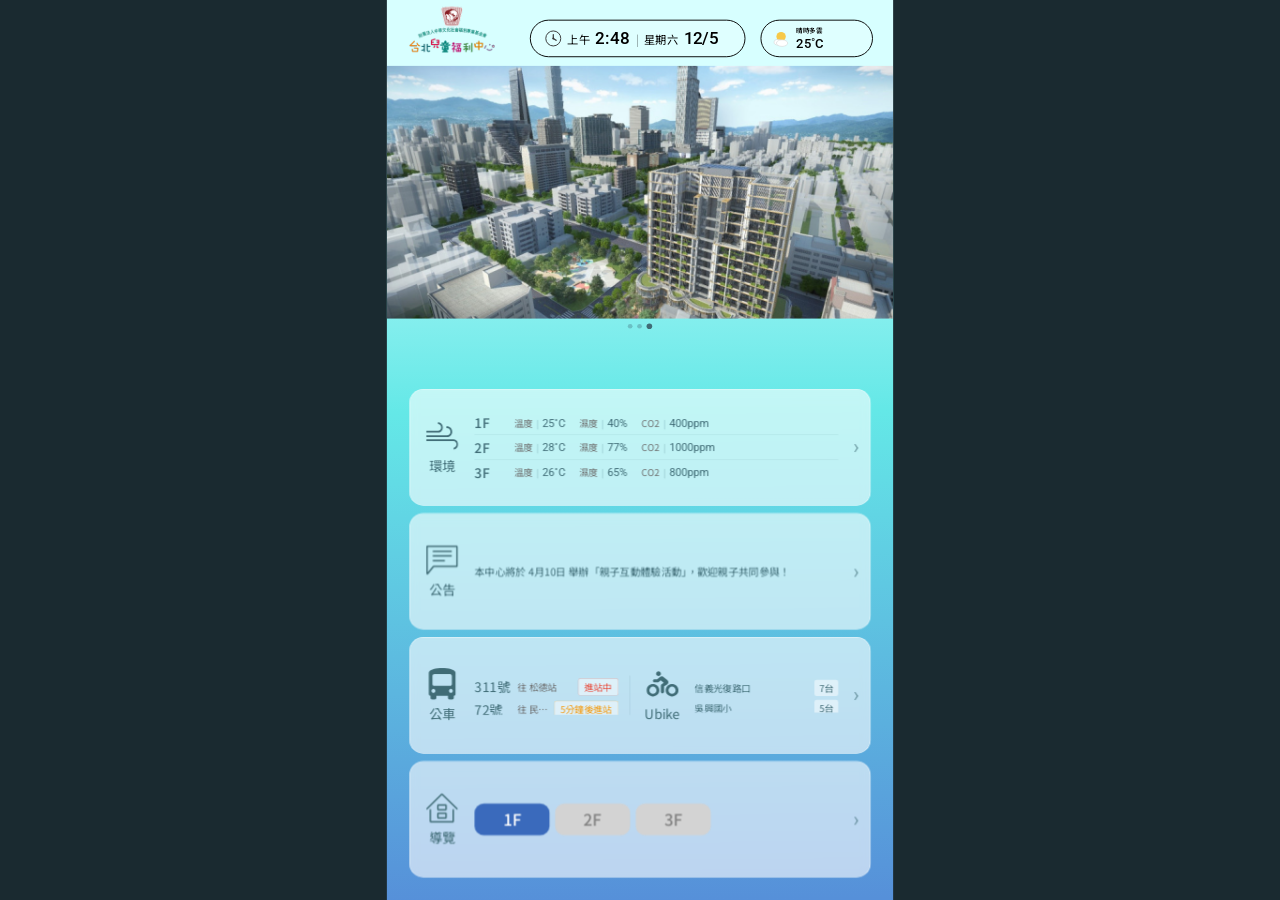
<file: index.html>
<!DOCTYPE html>
<html lang="zh-TW">

<head>
  <meta charset="UTF-8" />
  <meta name="viewport" content="width=1080" />
  <title>台北兒童福利中心 - 資訊看板</title>
  <link rel="stylesheet" href="style.css" />
  <!-- Google Fonts 需要網路；離線時此行可移除，fallback 為系統字體 -->
  <link rel="preconnect" href="https://fonts.googleapis.com" />
  <link
    href="https://fonts.googleapis.com/css2?family=Noto+Sans+TC:wght@400;500;700&family=Roboto:wght@400;500;700&display=swap"
    rel="stylesheet" />
</head>

<body>

  <!-- ══════════════════════════════════════════════════════════ -->
  <!--  主容器 (設計稿尺寸 1080 × 1920，以 scale 適配螢幕)         -->
  <!-- ══════════════════════════════════════════════════════════ -->
  <div id="app-root">

    <!-- ▌HEADER ──────────────────────────────────────────────── -->
    <header class="header">

      <!-- Logo (點擊跳轉至 1F 樓層平面圖) -->
      <a class="logo-wrap" href="index.html">
        <img src="images/logo.png" alt="台北兒童福利中心">
      </a>

      <!-- 時鐘 -->
      <div class="clock-pill">
        <span class="clock-icon">
          <!-- 時鐘 SVG icon -->
          <svg width="36" height="36" viewBox="0 0 36 36" fill="none" xmlns="http://www.w3.org/2000/svg">
            <circle cx="18" cy="18" r="16" stroke="#333" stroke-width="2" />
            <line x1="18" y1="10" x2="18" y2="18" stroke="#333" stroke-width="2.5" stroke-linecap="round" />
            <line x1="18" y1="18" x2="24" y2="22" stroke="#333" stroke-width="2.5" stroke-linecap="round" />
            <circle cx="18" cy="18" r="2" fill="#333" />
          </svg>
        </span>
        <span id="clock-ampm" class="clock-ampm">上午</span>
        <span id="clock-time" class="clock-time">10:00</span>
        <span class="clock-sep">|</span>
        <span id="clock-weekday" class="clock-weekday">星期四</span>
        <span id="clock-date" class="clock-date">12/8</span>
      </div>

      <!-- 天氣 -->
      <div class="weather-pill">
        <!-- 天氣圖示 (SVG inline) -->
        <span class="weather-icon">
          <svg width="44" height="44" viewBox="0 0 44 44" fill="none" xmlns="http://www.w3.org/2000/svg">
            <circle cx="22" cy="18" r="10" fill="#f7c948" />
            <ellipse cx="16" cy="30" rx="9" ry="6" fill="white" stroke="#ccc" stroke-width="1" />
            <ellipse cx="24" cy="32" rx="12" ry="7" fill="white" stroke="#ccc" stroke-width="1" />
          </svg>
        </span>
        <div class="weather-info">
          <span id="weather-condition" class="weather-condition">晴時多雲</span>
          <span id="weather-temp" class="weather-temp">25˚C</span>
        </div>
      </div>

    </header>

    <!-- ▌HERO 建築圖 ──────────────────────────────────────────── -->
    <section class="hero-section">
      <div class="hero-image-wrap">
        <div class="hero-city-art">
          <img src="images/carousel_1.png" alt="">
        </div>
      </div>
      <!-- 輪播指示點 -->
      <div class="carousel-dots">
        <span class="dot active"></span>
        <span class="dot"></span>
        <span class="dot"></span>
      </div>
    </section>

    <!-- ▌INFO CARDS 區域 ─────────────────────────────────────── -->
    <main class="cards-area">

      <!-- ── 環境監測卡 ──────────────────────────────── -->
      <article class="card env-card">
        <div class="card-icon-col">
          <div class="card-icon">
            <!-- 環境 icon (SVG) -->
            <!-- <svg width="56" height="56" viewBox="0 0 56 56" fill="none" xmlns="http://www.w3.org/2000/svg">
            <path d="M28 8 C18 8 10 16 10 26 C10 34 14 40 20 44 L28 48 L36 44 C42 40 46 34 46 26 C46 16 38 8 28 8Z" fill="#b0d4c8" stroke="#406c76" stroke-width="2"/>
            <path d="M28 16 C22 16 18 20 18 26 C18 30 20 33 23 35 L28 38 L33 35 C36 33 38 30 38 26 C38 20 34 16 28 16Z" fill="#406c76" opacity=".7"/>
            <line x1="28" y1="26" x2="28" y2="16" stroke="white" stroke-width="2" stroke-linecap="round"/>
            <line x1="28" y1="26" x2="34" y2="30" stroke="white" stroke-width="2" stroke-linecap="round"/>
          </svg> -->
            <svg xmlns="http://www.w3.org/2000/svg" width="87" height="74" viewBox="0 0 87 74" fill="none">
              <path
                d="M74.8861 46.1222C81.625 46.4398 87 52.5585 87 60.0617C87 67.5648 81.625 73.6823 74.8861 74V69.1394C79.1909 68.8271 82.5949 64.8837 82.5949 60.0617C82.5949 55.2397 79.1909 51.2962 74.8861 50.9839V50.9614H0V46.108H74.8861V46.1222ZM56.7152 10.9274C64.575 10.9275 70.9464 17.4466 70.9467 25.4878C70.9467 33.5293 64.5751 40.0482 56.7152 40.0482C56.5308 40.0482 56.3473 40.0425 56.1646 40.0352V40.0411H0V35.1877H55.0633V35.1509C55.5795 35.1779 56.1294 35.1943 56.7152 35.1948C61.9551 35.1947 66.2029 30.8488 66.2029 25.4878C66.2026 20.1271 61.955 15.7809 56.7152 15.7809C56.1517 15.7809 55.5998 15.8338 55.0633 15.9302V11.0258C55.6052 10.9617 56.1565 10.9274 56.7152 10.9274ZM32.4873 0C39.4818 0 45.1519 6.2473 45.1519 13.9537C45.1519 21.4568 39.7769 27.5744 33.038 27.892V27.9074H0V23.054H31.9367V23.0315C32.1188 23.0447 32.3023 23.054 32.4873 23.054C37.0489 23.054 40.7468 18.9797 40.7468 13.9537C40.7468 8.92779 37.0489 4.85347 32.4873 4.85347C32.3023 4.85347 32.1188 4.86278 31.9367 4.87598V0.0142191C32.1193 0.00561243 32.3028 0 32.4873 0Z"
                fill="#406C76" />
            </svg>
          </div>
          <p class="card-label">環境</p>
        </div>
        <div class="card-content env-content">
          <!-- 動態產生 by JS -->
        </div>
        <div class="card-arrow">›</div>
      </article>

      <!-- ── 公告卡 ───────────────────────────────────── -->
      <article class="card notice-card">
        <div class="card-icon-col">
          <div class="card-icon">
            <!-- <svg width="56" height="56" viewBox="0 0 56 56" fill="none" xmlns="http://www.w3.org/2000/svg">
              <rect x="10" y="10" width="36" height="36" rx="4" fill="#b0d4c8" stroke="#406c76" stroke-width="2" />
              <line x1="18" y1="22" x2="38" y2="22" stroke="#406c76" stroke-width="2.5" stroke-linecap="round" />
              <line x1="18" y1="29" x2="38" y2="29" stroke="#406c76" stroke-width="2.5" stroke-linecap="round" />
              <line x1="18" y1="36" x2="30" y2="36" stroke="#406c76" stroke-width="2.5" stroke-linecap="round" />
            </svg> -->
            <svg xmlns="http://www.w3.org/2000/svg" width="84" height="77" viewBox="0 0 84 77" fill="none">
              <line x1="17.2305" y1="15.3691" x2="67.3228" y2="15.3691" stroke="#406C76" stroke-width="4" />
              <line x1="17.2305" y1="26.7534" x2="67.3228" y2="26.7534" stroke="#406C76" stroke-width="4" />
              <line x1="17.2305" y1="39.2778" x2="49.1074" y2="39.2778" stroke="#406C76" stroke-width="4" />
              <path
                d="M2 3V73.1789C2 74.1209 3.18349 74.5404 3.77676 73.8087L18.7768 55.3087C18.9666 55.0745 19.252 54.9385 19.5535 54.9385H80.1231C80.6754 54.9385 81.1231 54.4907 81.1231 53.9385V3C81.1231 2.44772 80.6754 2 80.1231 2H3C2.44772 2 2 2.44771 2 3Z"
                stroke="#406C76" stroke-width="4" stroke-linecap="round" />
            </svg>
          </div>
          <p class="card-label">公告</p>
        </div>
        <div class="card-content notice-content">
          <!-- 動態產生 by JS -->
        </div>
        <div class="card-arrow">›</div>
      </article>

      <!-- ── 交通資訊卡 ─────────────────────────────────── -->
      <article class="card transit-card">

        <!-- 公車 -->
        <div class="card-icon-col">
          <div class="card-icon">
            <svg xmlns="http://www.w3.org/2000/svg" width="63" height="74" viewBox="0 0 63 74" fill="none">
              <g clip-path="url(#clip0_161_56)">
                <path
                  d="M31.5 0C49.05 0 63 5.0875 63 11.5625V13.875V60.125C63 62.6832 60.9891 64.75 58.5 64.75V69.375C58.5 71.9332 56.4891 74 54 74H49.5C47.0109 74 45 71.9332 45 69.375V64.75H18V69.375C18 71.9332 15.9891 74 13.5 74H9C6.51094 74 4.5 71.9332 4.5 69.375V64.75C2.01094 64.75 0 62.6832 0 60.125V13.875V11.5625C0 5.0875 13.95 0 31.5 0ZM9 18.5V37C9 39.5582 11.0109 41.625 13.5 41.625H49.5C51.9891 41.625 54 39.5582 54 37V18.5C54 15.9418 51.9891 13.875 49.5 13.875H13.5C11.0109 13.875 9 15.9418 9 18.5ZM11.25 57.8125C12.4435 57.8125 13.5881 57.3252 14.432 56.4579C15.2759 55.5905 15.75 54.4141 15.75 53.1875C15.75 51.9609 15.2759 50.7845 14.432 49.9171C13.5881 49.0498 12.4435 48.5625 11.25 48.5625C10.0565 48.5625 8.91193 49.0498 8.06802 49.9171C7.22411 50.7845 6.75 51.9609 6.75 53.1875C6.75 54.4141 7.22411 55.5905 8.06802 56.4579C8.91193 57.3252 10.0565 57.8125 11.25 57.8125ZM51.75 57.8125C52.9435 57.8125 54.0881 57.3252 54.932 56.4579C55.7759 55.5905 56.25 54.4141 56.25 53.1875C56.25 51.9609 55.7759 50.7845 54.932 49.9171C54.0881 49.0498 52.9435 48.5625 51.75 48.5625C50.5565 48.5625 49.4119 49.0498 48.568 49.9171C47.7241 50.7845 47.25 51.9609 47.25 53.1875C47.25 54.4141 47.7241 55.5905 48.568 56.4579C49.4119 57.3252 50.5565 57.8125 51.75 57.8125Z"
                  fill="#406C76" />
              </g>
              <defs>
                <clipPath id="clip0_161_56">
                  <rect width="63" height="74" fill="white" />
                </clipPath>
              </defs>
            </svg>
          </div>
          <p class="card-label">公車</p>
        </div>
        <div class="card-content transit-content">
          <div class="transit-roller-wrap" id="bus-roller-wrap">
            <div id="bus-roller"><!-- 動態產生 by JS --></div>
          </div>
        </div>

        <!-- Ubike -->
        <div class="transit-ubike-col">
          <div class="card-icon">
            <svg xmlns="http://www.w3.org/2000/svg" width="94" height="74" viewBox="0 0 94 74" fill="none">
              <path d="M35.25 13.875C33.3802 13.875 31.587 13.1441 30.2649 11.8431C28.9428 10.542 28.2 8.77744 28.2 6.9375C28.2 5.09756 28.9428 3.33298 30.2649 2.03195C31.587 0.730913 33.3802 0 35.25 0C37.1198 0 38.913 0.730913 40.2351 2.03195C41.5572 3.33298 42.3 5.09756 42.3 6.9375C42.3 8.77744 41.5572 10.542 40.2351 11.8431C38.913 13.1441 37.1198 13.875 35.25 13.875ZM31.255 23.125L40.3319 16.0719C42.8728 14.1062 46.4566 14.0773 49.0122 16.0285L61.2175 25.3074C65.7266 28.7473 65.4034 35.5402 60.5859 38.5465L51.7 44.0965V60.125C51.7 62.6832 49.5997 64.75 47 64.75C44.4003 64.75 42.3 62.6832 42.3 60.125V41.625C42.3 40.0785 43.0784 38.6332 44.3856 37.7805L50.6719 33.6613L41.8153 26.6516L35.8375 31.3633C35.0003 32.0137 33.9722 32.375 32.9 32.375H23.5C20.9003 32.375 18.8 30.3082 18.8 27.75C18.8 25.1918 20.9003 23.125 23.5 23.125H31.255ZM85.775 55.5C85.775 52.7401 84.6609 50.0932 82.6777 48.1417C80.6945 46.1901 78.0047 45.0938 75.2 45.0938C72.3953 45.0938 69.7055 46.1901 67.7223 48.1417C65.7392 50.0932 64.625 52.7401 64.625 55.5C64.625 58.2599 65.7392 60.9068 67.7223 62.8583C69.7055 64.8099 72.3953 65.9062 75.2 65.9062C78.0047 65.9062 80.6945 64.8099 82.6777 62.8583C84.6609 60.9068 85.775 58.2599 85.775 55.5ZM56.4 55.5C56.4 50.5935 58.3807 45.8879 61.9064 42.4185C65.4321 38.9491 70.2139 37 75.2 37C80.1861 37 84.9679 38.9491 88.4936 42.4185C92.0193 45.8879 94 50.5935 94 55.5C94 60.4065 92.0193 65.1121 88.4936 68.5815C84.9679 72.0509 80.1861 74 75.2 74C70.2139 74 65.4321 72.0509 61.9064 68.5815C58.3807 65.1121 56.4 60.4065 56.4 55.5ZM29.375 55.5C29.375 52.7401 28.2608 50.0932 26.2776 48.1417C24.2944 46.1901 21.6047 45.0938 18.8 45.0938C15.9953 45.0938 13.3055 46.1901 11.3223 48.1417C9.33915 50.0932 8.225 52.7401 8.225 55.5C8.225 58.2599 9.33915 60.9068 11.3223 62.8583C13.3055 64.8099 15.9953 65.9062 18.8 65.9062C21.6047 65.9062 24.2944 64.8099 26.2776 62.8583C28.2608 60.9068 29.375 58.2599 29.375 55.5ZM0 55.5C0 50.5935 1.98072 45.8879 5.5064 42.4185C9.03208 38.9491 13.8139 37 18.8 37C23.7861 37 28.5679 38.9491 32.0936 42.4185C35.6193 45.8879 37.6 50.5935 37.6 55.5C37.6 60.4065 35.6193 65.1121 32.0936 68.5815C28.5679 72.0509 23.7861 74 18.8 74C13.8139 74 9.03208 72.0509 5.5064 68.5815C1.98072 65.1121 0 60.4065 0 55.5Z" fill="#406C76"/>
            </svg>
          </div>
          <p class="card-label">Ubike</p>
        </div>
        <div class="transit-roller-wrap" id="ubike-roller-wrap">
          <div id="ubike-roller"><!-- 動態產生 by JS --></div>
        </div>

        <div class="card-arrow">›</div>
      </article>

      <!-- ── 園區導覽卡 ─────────────────────────────────── -->
      <article class="card guide-card">
        <div class="card-icon-col">
          <div class="card-icon">
            <!-- <svg width="56" height="56" viewBox="0 0 56 56" fill="none" xmlns="http://www.w3.org/2000/svg">
              <rect x="14" y="8" width="28" height="36" rx="4" fill="#b0d4c8" stroke="#406c76" stroke-width="2" />
              <rect x="22" y="32" width="12" height="12" rx="2" fill="#406c76" opacity=".6" />
              <line x1="14" y1="22" x2="42" y2="22" stroke="#406c76" stroke-width="2" />
              <rect x="8" y="20" width="6" height="24" rx="2" fill="#406c76" opacity=".35" />
              <rect x="42" y="20" width="6" height="24" rx="2" fill="#406c76" opacity=".35" />
            </svg> -->
            <svg xmlns="http://www.w3.org/2000/svg" width="85" height="78" viewBox="0 0 85 78" fill="none">
              <path d="M2 40.8432L41.106 2.28795C41.4934 1.906 42.1151 1.90382 42.5052 2.28306L82.1671 40.8432"
                stroke="#406C76" stroke-width="4" stroke-linecap="round" />
              <path
                d="M10.9697 41.9639V73.6004C10.9697 74.705 11.8652 75.6004 12.9697 75.6004H70.0761C71.1806 75.6004 72.0761 74.705 72.0761 73.6004V41.9639"
                stroke="#406C76" stroke-width="4" />
              <rect x="31.0762" y="30.6763" width="21.8069" height="12.7207" rx="1" stroke="#406C76" stroke-width="4" />
              <rect x="31.0762" y="52.4834" width="21.8069" height="12.7207" rx="1" stroke="#406C76" stroke-width="4" />
            </svg>
          </div>
          <p class="card-label">導覽</p>
        </div>
        <div class="card-content guide-content">
          <div class="floor-tabs" id="floor-tabs">
            <!-- 動態產生 by JS -->
          </div>
          <div class="floor-detail" id="floor-detail">
            <!-- 動態產生 by JS -->
          </div>
        </div>
        <div class="card-arrow">›</div>
      </article>

    </main>
  </div><!-- /#app-root -->

  <script src="mock.js"></script>
  <script src="tdx.js"></script>
  <script src="app.js"></script>
</body>

</html>
</file>
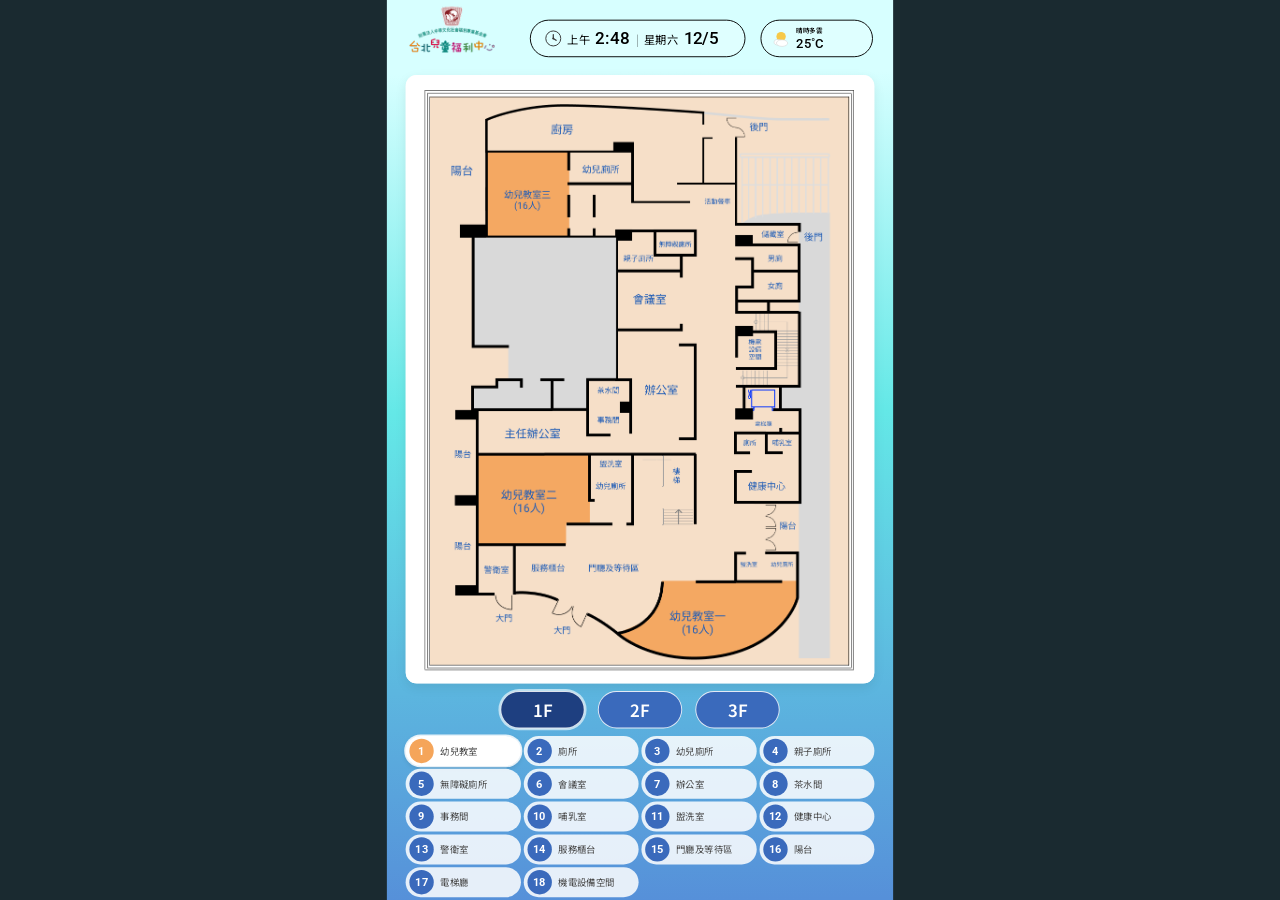
<file: floor_plan.html>
<!DOCTYPE html>
<html lang="zh-TW">
<head>
  <meta charset="UTF-8" />
  <meta name="viewport" content="width=1080" />
  <title>台北兒童福利中心 - 1F 平面圖</title>
  <link rel="stylesheet" href="style.css" />
  <link rel="preconnect" href="https://fonts.googleapis.com" />
  <link href="https://fonts.googleapis.com/css2?family=Noto+Sans+TC:wght@400;500;700&family=Roboto:wght@400;500;700&display=swap" rel="stylesheet" />
  <style>
    /* floor_plan 專屬樣式（設計稿尺寸基準：1080 × 1920） */
    .floor-plan-main {
      position: absolute;
      top: 160px;
      left: 40px;
      right: 40px;
      bottom: 40px;
    }

    /* ── 1F 平面圖卡片 ── */
    .floor-card {
      width: 100%;
      background: #fff;
      border-radius: 24px;
      overflow: hidden;
      margin-bottom: 16px;
      box-shadow: 0 8px 24px rgba(0,0,0,0.08);
    }
    .floor-card img.floor-img {
      width: 100%;
      display: block;
    }
    .fallback-map {
      padding: 80px 40px;
      text-align: center;
      color: #215db6;
      font-size: 32px;
    }
    .fallback-map .hint {
      margin-top: 16px;
      font-size: 20px;
      color: #888;
    }

    /* ── 樓層切換按鈕 ── */
    .floor-buttons {
      display: flex;
      gap: 28px;
      justify-content: center;
      margin-bottom: 16px;
    }
    .floor-btn-link {
      background: var(--c-blue-btn);
      border: 2px solid rgba(255,255,255,0.85);
      border-radius: 40px;
      color: #fff;
      font-size: 36px;
      font-weight: 600;
      width: 180px;
      height: 80px;
      cursor: pointer;
      text-decoration: none;
      display: flex;
      align-items: center;
      justify-content: center;
      transition: background 0.2s, transform 0.1s;
    }
    .floor-btn-link:hover { background: #2a54a0; transform: scale(1.04); }
    .floor-btn-link.active {
      background: #1e3f80;
      box-shadow: 0 0 0 4px rgba(255,255,255,0.6);
    }

    /* ── 圖例 ── */
    .legend-grid {
      display: grid;
      grid-template-columns: repeat(4, 1fr);
      gap: 6px;
    }
    .legend-item {
      background: rgba(255,255,255,0.85);
      border-radius: 36px;
      height: 64px;
      display: flex;
      align-items: center;
      gap: 14px;
      padding: 0 18px 0 8px;
      cursor: pointer;
      transition: background 0.2s, transform 0.1s, box-shadow 0.2s;
      user-select: none;
      touch-action: manipulation;
    }
    .legend-item:hover {
      background: #fff;
      transform: scale(1.03);
    }
    .legend-item.active {
      background: #fff;
      box-shadow: 0 0 0 3px rgba(255,255,255,0.85), 0 4px 12px rgba(0,0,0,0.15);
    }
    .legend-num {
      width: 52px;
      height: 52px;
      border-radius: 50%;
      background: var(--c-blue-btn);
      color: #fff;
      font-size: 24px;
      font-weight: 700;
      display: flex;
      align-items: center;
      justify-content: center;
      flex-shrink: 0;
      font-family: var(--font-en);
    }
    .legend-num.orange { background: #f5a55a; }
    .legend-label {
      font-size: 20px;
      color: #4b4b4b;
      font-family: var(--font-zh);
    }

    /* Logo 連結 */
    .logo-wrap {
      cursor: pointer;
      text-decoration: none;
      display: inline-block;
    }
  </style>
</head>
<body>

<!-- ══════════════════════════════════════════════════════════ -->
<!--  主容器 (設計稿尺寸 1080 × 1920，以 scale 適配螢幕)         -->
<!-- ══════════════════════════════════════════════════════════ -->
<div id="app-root">

  <!-- ▌HEADER ──────────────────────────────────────────────── -->
  <header class="header">

    <!-- Logo (點擊回到首頁) -->
    <a class="logo-wrap" href="index.html">
      <img src="images/logo.png" alt="台北兒童福利中心">
    </a>

    <!-- 時鐘 -->
    <div class="clock-pill">
      <span class="clock-icon">
        <svg width="36" height="36" viewBox="0 0 36 36" fill="none" xmlns="http://www.w3.org/2000/svg">
          <circle cx="18" cy="18" r="16" stroke="#333" stroke-width="2"/>
          <line x1="18" y1="10" x2="18" y2="18" stroke="#333" stroke-width="2.5" stroke-linecap="round"/>
          <line x1="18" y1="18" x2="24" y2="22" stroke="#333" stroke-width="2.5" stroke-linecap="round"/>
          <circle cx="18" cy="18" r="2" fill="#333"/>
        </svg>
      </span>
      <span id="clock-ampm" class="clock-ampm">上午</span>
      <span id="clock-time" class="clock-time">10:00</span>
      <span class="clock-sep">|</span>
      <span id="clock-weekday" class="clock-weekday">星期四</span>
      <span id="clock-date" class="clock-date">12/8</span>
    </div>

    <!-- 天氣 -->
    <div class="weather-pill">
      <span class="weather-icon">
        <svg width="44" height="44" viewBox="0 0 44 44" fill="none" xmlns="http://www.w3.org/2000/svg">
          <circle cx="22" cy="18" r="10" fill="#f7c948"/>
          <ellipse cx="16" cy="30" rx="9" ry="6" fill="white" stroke="#ccc" stroke-width="1"/>
          <ellipse cx="24" cy="32" rx="12" ry="7" fill="white" stroke="#ccc" stroke-width="1"/>
        </svg>
      </span>
      <div class="weather-info">
        <span id="weather-condition" class="weather-condition">晴時多雲</span>
        <span id="weather-temp" class="weather-temp">25˚C</span>
      </div>
    </div>

  </header>

  <!-- ▌主內容區 ─────────────────────────────────────────── -->
  <main class="floor-plan-main">

    <!-- 1F 平面圖 -->
    <div class="floor-card">
      <img class="floor-img"
        src="images/classroom.png"
        alt="1F 平面圖 - 幼兒教室"
        onerror="this.style.display='none'; document.getElementById('fallback-map').style.display='block';"
      />
      <div id="fallback-map" class="fallback-map" style="display:none;">
        <p>🗺️ 1F 平面圖</p>
        <p class="hint">找不到圖片：images/完成版_幼兒教室.png</p>
      </div>
    </div>

    <!-- 樓層切換 -->
    <div class="floor-buttons">
      <a href="floor_plan.html" class="floor-btn-link active">1F</a>
      <a href="#" class="floor-btn-link" onclick="alert('2F 平面圖尚未建立'); return false;">2F</a>
      <a href="#" class="floor-btn-link" onclick="alert('3F 平面圖尚未建立'); return false;">3F</a>
    </div>

    <!-- 圖例 -->
    <div class="legend-grid">
      <div class="legend-item active" data-img="images/classroom.png"><div class="legend-num orange">1</div><span class="legend-label">幼兒教室</span></div>
      <div class="legend-item" data-img="images/toilet.png"><div class="legend-num">2</div><span class="legend-label">廁所</span></div>
      <div class="legend-item" data-img="images/child_toilet.png"><div class="legend-num">3</div><span class="legend-label">幼兒廁所</span></div>
      <div class="legend-item" data-img="images/family_toilet.png"><div class="legend-num">4</div><span class="legend-label">親子廁所</span></div>
      <div class="legend-item" data-img="images/accessible_toilet.png"><div class="legend-num">5</div><span class="legend-label">無障礙廁所</span></div>
      <div class="legend-item" data-img="images/conference.png"><div class="legend-num">6</div><span class="legend-label">會議室</span></div>
      <div class="legend-item" data-img="images/office.png"><div class="legend-num">7</div><span class="legend-label">辦公室</span></div>
      <div class="legend-item" data-img="images/tea_room.png"><div class="legend-num">8</div><span class="legend-label">茶水間</span></div>
      <div class="legend-item" data-img="images/business_room.png"><div class="legend-num">9</div><span class="legend-label">事務間</span></div>
      <div class="legend-item" data-img="images/nursing_room.png"><div class="legend-num">10</div><span class="legend-label">哺乳室</span></div>
      <div class="legend-item" data-img="images/bathroom.png"><div class="legend-num">11</div><span class="legend-label">盥洗室</span></div>
      <div class="legend-item" data-img="images/health_center.png"><div class="legend-num">12</div><span class="legend-label">健康中心</span></div>
      <div class="legend-item" data-img="images/guard_room.png"><div class="legend-num">13</div><span class="legend-label">警衛室</span></div>
      <div class="legend-item" data-img="images/service_center.png"><div class="legend-num">14</div><span class="legend-label">服務櫃台</span></div>
      <div class="legend-item" data-img="images/waiting_area.png"><div class="legend-num">15</div><span class="legend-label">門廳及等待區</span></div>
      <div class="legend-item" data-img="images/balcony.png"><div class="legend-num">16</div><span class="legend-label">陽台</span></div>
      <div class="legend-item" data-img="images/elevator.png"><div class="legend-num">17</div><span class="legend-label">電梯廳</span></div>
      <div class="legend-item" data-img="images/machine_room.png"><div class="legend-num">18</div><span class="legend-label">機電設備空間</span></div>
    </div>

  </main>

</div><!-- /#app-root -->

<script src="mock.js"></script>
<script>
  // 沿用 app.js 的縮放 + 時鐘 + 天氣邏輯
  (function () {
    'use strict';
    var DESIGN_W = 1080, DESIGN_H = 1920;

    function scaleApp() {
      var root = document.getElementById('app-root');
      var vw = window.innerWidth;
      var vh = window.innerHeight;
      var scale = Math.min(vw / DESIGN_W, vh / DESIGN_H);
      var offsetX = Math.max(0, (vw - DESIGN_W * scale) / 2);
      var offsetY = Math.max(0, (vh - DESIGN_H * scale) / 2);
      root.style.transform = 'translate(' + offsetX + 'px, ' + offsetY + 'px) scale(' + scale + ')';
      document.body.style.background = '#1a2a30';
    }
    window.addEventListener('resize', scaleApp);
    scaleApp();

    function updateClock() {
      var t = window.getMockTime();
      document.getElementById('clock-ampm').textContent    = t.ampm;
      document.getElementById('clock-time').textContent    = t.time;
      document.getElementById('clock-weekday').textContent = t.weekday;
      document.getElementById('clock-date').textContent    = t.date;
    }
    updateClock();
    setInterval(updateClock, 1000);

    var w = window.MOCK_DATA.weather;
    document.getElementById('weather-condition').textContent = w.condition;
    document.getElementById('weather-temp').textContent      = w.temperature + '˚C';

    // 點擊圖例切換上方平面圖
    var floorImg = document.querySelector('.floor-img');
    var fallback = document.getElementById('fallback-map');
    var legendItems = document.querySelectorAll('.legend-item');
    legendItems.forEach(function (item) {
      function activate(e) {
        if (e && e.type === 'touchend') e.preventDefault();
        var img = item.getAttribute('data-img');
        if (!img) return;
        legendItems.forEach(function (el) {
          el.classList.remove('active');
          var n = el.querySelector('.legend-num');
          if (n) n.classList.remove('orange');
        });
        item.classList.add('active');
        var num = item.querySelector('.legend-num');
        if (num) num.classList.add('orange');
        if (fallback) fallback.style.display = 'none';
        floorImg.style.display = 'block';
        floorImg.src = img;
        floorImg.alt = item.querySelector('.legend-label').textContent;
      }
      item.addEventListener('click', activate);
      item.addEventListener('touchend', activate);
    });
  })();
</script>
</body>
</html>
</file>
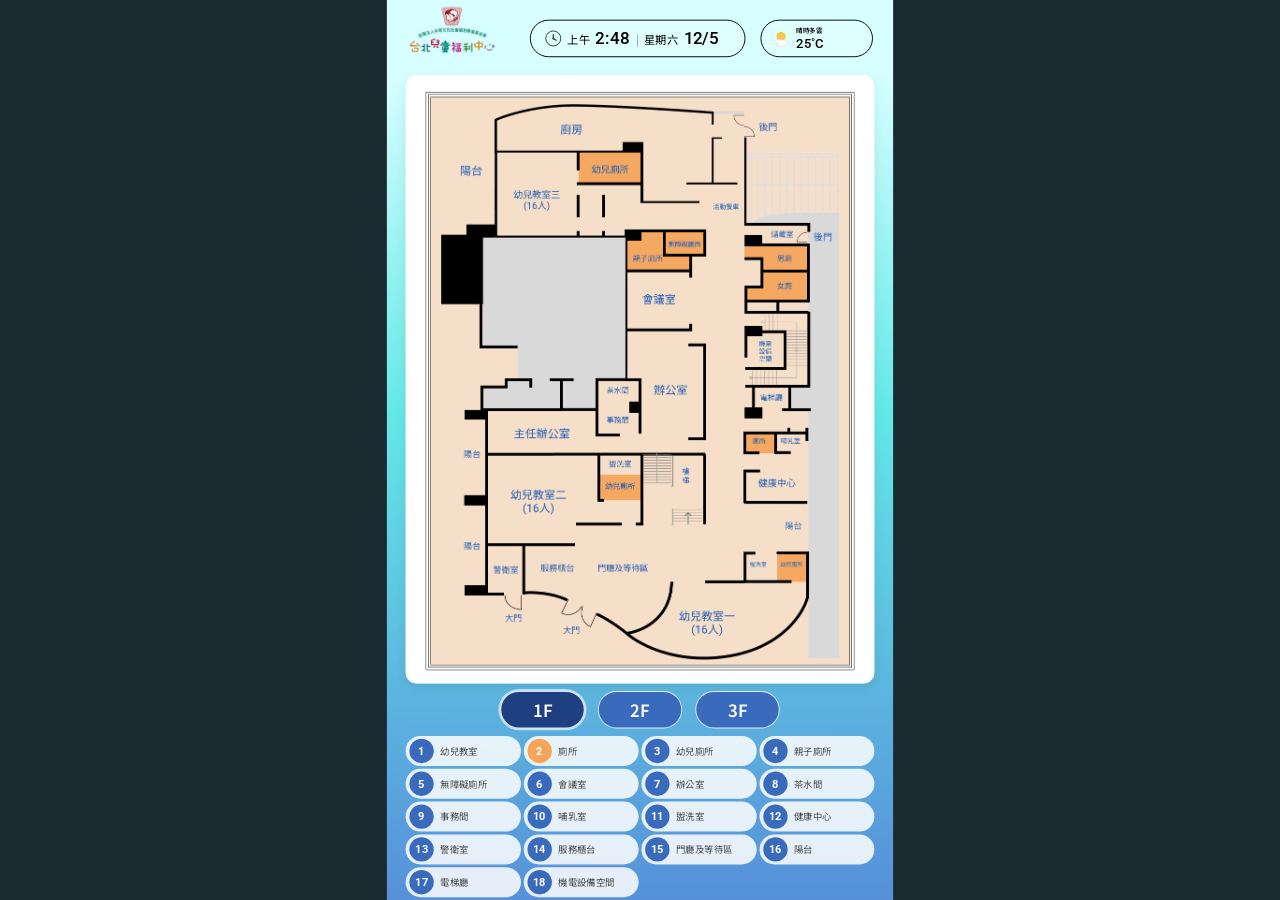
<file: floor_plan_toilet.html>
<!DOCTYPE html>
<html lang="zh-TW">
<head>
  <meta charset="UTF-8" />
  <meta name="viewport" content="width=1080" />
  <title>台北兒童福利中心 - 1F 平面圖</title>
  <link rel="stylesheet" href="style.css" />
  <link rel="preconnect" href="https://fonts.googleapis.com" />
  <link href="https://fonts.googleapis.com/css2?family=Noto+Sans+TC:wght@400;500;700&family=Roboto:wght@400;500;700&display=swap" rel="stylesheet" />
  <style>
    /* floor_plan 專屬樣式（設計稿尺寸基準：1080 × 1920） */
    .floor-plan-main {
      position: absolute;
      top: 160px;
      left: 40px;
      right: 40px;
      bottom: 40px;
    }

    /* ── 1F 平面圖卡片 ── */
    .floor-card {
      width: 100%;
      background: #fff;
      border-radius: 24px;
      overflow: hidden;
      margin-bottom: 16px;
      box-shadow: 0 8px 24px rgba(0,0,0,0.08);
    }
    .floor-card img.floor-img {
      width: 100%;
      display: block;
      aspect-ratio: 1001 / 1299;
      object-fit: contain;
    }
    .fallback-map {
      padding: 80px 40px;
      text-align: center;
      color: #215db6;
      font-size: 32px;
    }
    .fallback-map .hint {
      margin-top: 16px;
      font-size: 20px;
      color: #888;
    }

    /* ── 樓層切換按鈕 ── */
    .floor-buttons {
      display: flex;
      gap: 28px;
      justify-content: center;
      margin-bottom: 16px;
    }
    .floor-btn-link {
      background: var(--c-blue-btn);
      border: 2px solid rgba(255,255,255,0.85);
      border-radius: 40px;
      color: #fff;
      font-size: 36px;
      font-weight: 600;
      width: 180px;
      height: 80px;
      cursor: pointer;
      text-decoration: none;
      display: flex;
      align-items: center;
      justify-content: center;
      transition: background 0.2s, transform 0.1s;
    }
    .floor-btn-link:hover { background: #2a54a0; transform: scale(1.04); }
    .floor-btn-link.active {
      background: #1e3f80;
      box-shadow: 0 0 0 4px rgba(255,255,255,0.6);
    }

    /* ── 圖例 ── */
    .legend-grid {
      display: grid;
      grid-template-columns: repeat(4, 1fr);
      gap: 6px;
    }
    .legend-item {
      background: rgba(255,255,255,0.85);
      border-radius: 36px;
      height: 64px;
      display: flex;
      align-items: center;
      gap: 14px;
      padding: 0 18px 0 8px;
    }
    .legend-num {
      width: 52px;
      height: 52px;
      border-radius: 50%;
      background: var(--c-blue-btn);
      color: #fff;
      font-size: 24px;
      font-weight: 700;
      display: flex;
      align-items: center;
      justify-content: center;
      flex-shrink: 0;
      font-family: var(--font-en);
    }
    .legend-num.orange { background: #f5a55a; }
    .legend-label {
      font-size: 20px;
      color: #4b4b4b;
      font-family: var(--font-zh);
    }

    /* Logo 連結 */
    .logo-wrap {
      cursor: pointer;
      text-decoration: none;
      display: inline-block;
    }
  </style>
</head>
<body>

<!-- ══════════════════════════════════════════════════════════ -->
<!--  主容器 (設計稿尺寸 1080 × 1920，以 scale 適配螢幕)         -->
<!-- ══════════════════════════════════════════════════════════ -->
<div id="app-root">

  <!-- ▌HEADER ──────────────────────────────────────────────── -->
  <header class="header">

    <!-- Logo (點擊回到首頁) -->
    <a class="logo-wrap" href="index.html">
      <img src="images/logo.png" alt="台北兒童福利中心">
    </a>

    <!-- 時鐘 -->
    <div class="clock-pill">
      <span class="clock-icon">
        <svg width="36" height="36" viewBox="0 0 36 36" fill="none" xmlns="http://www.w3.org/2000/svg">
          <circle cx="18" cy="18" r="16" stroke="#333" stroke-width="2"/>
          <line x1="18" y1="10" x2="18" y2="18" stroke="#333" stroke-width="2.5" stroke-linecap="round"/>
          <line x1="18" y1="18" x2="24" y2="22" stroke="#333" stroke-width="2.5" stroke-linecap="round"/>
          <circle cx="18" cy="18" r="2" fill="#333"/>
        </svg>
      </span>
      <span id="clock-ampm" class="clock-ampm">上午</span>
      <span id="clock-time" class="clock-time">10:00</span>
      <span class="clock-sep">|</span>
      <span id="clock-weekday" class="clock-weekday">星期四</span>
      <span id="clock-date" class="clock-date">12/8</span>
    </div>

    <!-- 天氣 -->
    <div class="weather-pill">
      <span class="weather-icon">
        <svg width="44" height="44" viewBox="0 0 44 44" fill="none" xmlns="http://www.w3.org/2000/svg">
          <circle cx="22" cy="18" r="10" fill="#f7c948"/>
          <ellipse cx="16" cy="30" rx="9" ry="6" fill="white" stroke="#ccc" stroke-width="1"/>
          <ellipse cx="24" cy="32" rx="12" ry="7" fill="white" stroke="#ccc" stroke-width="1"/>
        </svg>
      </span>
      <div class="weather-info">
        <span id="weather-condition" class="weather-condition">晴時多雲</span>
        <span id="weather-temp" class="weather-temp">25˚C</span>
      </div>
    </div>

  </header>

  <!-- ▌主內容區 ─────────────────────────────────────────── -->
  <main class="floor-plan-main">

    <!-- 1F 平面圖 -->
    <div class="floor-card">
      <img class="floor-img"
        src="images/完成版_廁所.png"
        alt="1F 平面圖 - 幼兒教室"
        onerror="this.style.display='none'; document.getElementById('fallback-map').style.display='block';"
      />
      <div id="fallback-map" class="fallback-map" style="display:none;">
        <p>🗺️ 1F 平面圖</p>
        <p class="hint">找不到圖片：images/完成版_幼兒教室.png</p>
      </div>
    </div>

    <!-- 樓層切換 -->
    <div class="floor-buttons">
      <a href="floor_plan.html" class="floor-btn-link active">1F</a>
      <a href="#" class="floor-btn-link" onclick="alert('2F 平面圖尚未建立'); return false;">2F</a>
      <a href="#" class="floor-btn-link" onclick="alert('3F 平面圖尚未建立'); return false;">3F</a>
    </div>

    <!-- 圖例 -->
    <div class="legend-grid">
      <div class="legend-item"><div class="legend-num">1</div><span class="legend-label">幼兒教室</span></div>
      <div class="legend-item"><div class="legend-num orange">2</div><span class="legend-label">廁所</span></div>
      <div class="legend-item"><div class="legend-num">3</div><span class="legend-label">幼兒廁所</span></div>
      <div class="legend-item"><div class="legend-num">4</div><span class="legend-label">親子廁所</span></div>
      <div class="legend-item"><div class="legend-num">5</div><span class="legend-label">無障礙廁所</span></div>
      <div class="legend-item"><div class="legend-num">6</div><span class="legend-label">會議室</span></div>
      <div class="legend-item"><div class="legend-num">7</div><span class="legend-label">辦公室</span></div>
      <div class="legend-item"><div class="legend-num">8</div><span class="legend-label">茶水間</span></div>
      <div class="legend-item"><div class="legend-num">9</div><span class="legend-label">事務間</span></div>
      <div class="legend-item"><div class="legend-num">10</div><span class="legend-label">哺乳室</span></div>
      <div class="legend-item"><div class="legend-num">11</div><span class="legend-label">盥洗室</span></div>
      <div class="legend-item"><div class="legend-num">12</div><span class="legend-label">健康中心</span></div>
      <div class="legend-item"><div class="legend-num">13</div><span class="legend-label">警衛室</span></div>
      <div class="legend-item"><div class="legend-num">14</div><span class="legend-label">服務櫃台</span></div>
      <div class="legend-item"><div class="legend-num">15</div><span class="legend-label">門廳及等待區</span></div>
      <div class="legend-item"><div class="legend-num">16</div><span class="legend-label">陽台</span></div>
      <div class="legend-item"><div class="legend-num">17</div><span class="legend-label">電梯廳</span></div>
      <div class="legend-item"><div class="legend-num">18</div><span class="legend-label">機電設備空間</span></div>
    </div>

  </main>

</div><!-- /#app-root -->

<script src="mock.js"></script>
<script>
  // 沿用 app.js 的縮放 + 時鐘 + 天氣邏輯
  (function () {
    'use strict';
    var DESIGN_W = 1080, DESIGN_H = 1920;

    function scaleApp() {
      var root = document.getElementById('app-root');
      var vw = window.innerWidth;
      var vh = window.innerHeight;
      var scale = Math.min(vw / DESIGN_W, vh / DESIGN_H);
      var offsetX = Math.max(0, (vw - DESIGN_W * scale) / 2);
      var offsetY = Math.max(0, (vh - DESIGN_H * scale) / 2);
      root.style.transform = 'translate(' + offsetX + 'px, ' + offsetY + 'px) scale(' + scale + ')';
      document.body.style.background = '#1a2a30';
    }
    window.addEventListener('resize', scaleApp);
    scaleApp();

    function updateClock() {
      var t = window.getMockTime();
      document.getElementById('clock-ampm').textContent    = t.ampm;
      document.getElementById('clock-time').textContent    = t.time;
      document.getElementById('clock-weekday').textContent = t.weekday;
      document.getElementById('clock-date').textContent    = t.date;
    }
    updateClock();
    setInterval(updateClock, 1000);

    var w = window.MOCK_DATA.weather;
    document.getElementById('weather-condition').textContent = w.condition;
    document.getElementById('weather-temp').textContent      = w.temperature + '˚C';
  })();
</script>
</body>
</html>
</file>
<file: style.css>
/* ═══════════════════════════════════════════════════════════════
   style.css — 台北兒童福利中心資訊看板
   設計稿基準尺寸：1080 × 1920 px
   ─── 支援 1080p (1920×1080 橫置) 與 4K (3840×2160) ───────────
   以 CSS transform scale 進行等比縮放，不破版
   ═══════════════════════════════════════════════════════════════ */

/* ── 字體 fallback (Google Fonts 載入失敗時) ─────────────────── */
@import url('data:text/css,');

/* ── CSS 變數 ─────────────────────────────────────────────────── */
:root {
  /* 顏色 */
  --c-primary:   #406c76;
  /* --c-bg-grad-top:    rgb(226, 213, 210); */
  --c-bg-grad-top:    rgb(215, 255, 255);
  --c-bg-grad-mid:    rgb(100, 232, 231);
  --c-bg-grad-bot:    rgb(86, 144, 217);
  --c-card-bg:        rgba(255,255,255,0.6);
  --c-card-border:    rgba(255,255,255,0.85);
  --c-pill-bg:        rgba(255,255,255,0.2);
  --c-text-main:      #406c76;
  --c-text-sub:       #6d6d6d;
  --c-white:          #ffffff;
  --c-blue-btn:       #3a6abc;
  --c-grey-btn:       #d3d3d3;
  --c-grey-btn-text:  #828282;
  --c-arriving:       #e84c3d;
  --c-soon:           #f39c12;

  /* 設計稿寬高（保持縱向比例） */
  --design-w: 1080px;
  --design-h: 1920px;

  /* 圓角 */
  --r-card:  30px;
  --r-pill:  50px;
  --r-btn:   20px;
  --r-badge: 5px;

  /* 字體 */
  --font-zh: 'Noto Sans TC', 'Microsoft JhengHei', 'PingFang TC', sans-serif;
  --font-en: 'Roboto', 'Noto Sans TC', sans-serif;
}

/* ── Reset ──────────────────────────────────────────────────── */
*, *::before, *::after { box-sizing: border-box; margin: 0; padding: 0; }

html, body {
  width: 100%;
  height: 100%;
  overflow: hidden;
  background: #000;
}

/* ══════════════════════════════════════════════════════════════
   縮放容器 — JS 計算 scale 後注入 inline style
   ══════════════════════════════════════════════════════════════ */
#app-root {
  /* 固定設計稿尺寸 (縱向) */
  width:  var(--design-w);
  height: var(--design-h);
  position: absolute;
  top: 0;
  left: 0;
  transform-origin: top left;

  /* 背景漸層 */
  background: linear-gradient(
    179.57deg,
    var(--c-bg-grad-top)  8.2%,
    var(--c-bg-grad-mid) 45.7%,
    var(--c-bg-grad-bot) 99.8%
  );
  font-family: var(--font-zh);
  overflow: hidden;
}

/* ══════════════════════════════════════════════════════════════
   HEADER
   ══════════════════════════════════════════════════════════════ */
.header {
  position: absolute;
  top: 0;
  left: 0;
  right: 0;
  height: 130px;
  display: flex;
  align-items: center;
  padding: 0 48px;
  gap: 24px;
  z-index: 10;
}

/* Logo */
.logo-wrap {
  flex: 0 0 auto;
  cursor: pointer;
  text-decoration: none;
  display: inline-block;
}

/* 時鐘 Pill */
.clock-pill {
  position: absolute;
  left: 305px;
  top: 42px;
  width: 460px;
  height: 80px;
  background: var(--c-pill-bg);
  border: 2px solid #000;
  border-radius: var(--r-pill);
  display: flex;
  align-items: center;
  padding: 0 30px;
  gap: 12px;
}

.clock-icon { display: flex; align-items: center; }
.clock-ampm { font-family: var(--font-zh); font-size: 24px; font-weight: 400; color: #000; }
.clock-time { font-family: var(--font-en); font-size: 36px; font-weight: 500; color: #000; letter-spacing: 1px; }
.clock-sep  { color: #000; font-size: 24px; opacity: .4; }
.clock-weekday { font-family: var(--font-zh); font-size: 24px; color: #000; }
.clock-date    { font-family: var(--font-en); font-size: 36px; font-weight: 500; color: #000; }

/* 天氣 Pill */
.weather-pill {
  position: absolute;
  left: 797px;
  top: 42px;
  width: 240px;
  height: 80px;
  background: var(--c-pill-bg);
  border: 2px solid #000;
  border-radius: var(--r-pill);
  display: flex;
  align-items: center;
  padding: 0 20px;
  gap: 10px;
}

.weather-icon { display: flex; align-items: center; flex: 0 0 auto; }
.weather-info { display: flex; flex-direction: column; gap: 2px; }
.weather-condition {
  font-family: var(--font-zh);
  font-size: 14px;
  font-weight: 500;
  color: #000;
  white-space: nowrap;
}
.weather-temp {
  font-family: var(--font-en);
  font-size: 28px;
  font-weight: 500;
  color: #000;
  white-space: nowrap;
}

/* ══════════════════════════════════════════════════════════════
   HERO 建築圖
   ══════════════════════════════════════════════════════════════ */
.hero-section {
  position: absolute;
  top: 140px;
  left: 0;
  width: 1080px;
  height: 580px;
  overflow: hidden;
}

.hero-image-wrap {
  width: 100%;
  height: 540px;
  overflow: hidden;
}

.hero-city-art {
  width: 100%;
  height: 100%;
}

.hero-city-art img {
  width: 100%;
  height: 100%;
  object-fit: cover;
}

/* 輪播點 */
.carousel-dots {
  position: absolute;
  bottom: 18px;
  left: 50%;
  transform: translateX(-50%);
  display: flex;
  gap: 10px;
  align-items: center;
}

.dot {
  width: 10px;
  height: 10px;
  border-radius: 50%;
  background: rgba(64,108,118,0.35);
  transition: background .3s;
}

.dot.active {
  background: var(--c-primary);
  width: 12px;
  height: 12px;
}

/* ══════════════════════════════════════════════════════════════
   CARDS 區域
   ══════════════════════════════════════════════════════════════ */
.cards-area {
  position: absolute;
  top: 830px;
  left: 0;
  right: 0;
  bottom: 0;
  display: flex;
  flex-direction: column;
  gap: 16px;
  padding: 0 48px 48px;
}

/* ── 通用卡片 ────────────────────────────────────────────────── */
.card {
  flex: 1;
  background: var(--c-card-bg);
  border: 1.5px solid var(--c-card-border);
  border-radius: var(--r-card);
  display: flex;
  align-items: center;
  padding: 0 28px 0 24px;
  gap: 24px;
  backdrop-filter: blur(10px);
  -webkit-backdrop-filter: blur(10px);
  position: relative;
  overflow: hidden;
  min-height: 0;
}

/* 左側 icon 欄 */
.card-icon-col {
  flex: 0 0 90px;
  display: flex;
  flex-direction: column;
  align-items: center;
  gap: 8px;
}

.card-icon {
  width: 68px;
  height: 68px;
  display: flex;
  align-items: center;
  justify-content: center;
}

.card-icon svg {
  width: 100%;
  height: 100%;
}

.card-label {
  font-family: var(--font-zh);
  font-size: 28px;
  font-weight: 400;
  color: var(--c-text-main);
  white-space: nowrap;
}

/* 右側箭頭 */
.card-arrow {
  position: absolute;
  right: 24px;
  top: 50%;
  transform: translateY(-50%);
  font-size: 40px;
  color: var(--c-primary);
  opacity: .6;
  font-family: var(--font-en);
  line-height: 1;
}

/* 內容區 */
.card-content {
  flex: 1;
  display: flex;
  flex-direction: column;
  justify-content: center;
  gap: 0;
  min-width: 0;
  padding-right: 40px;
}

/* ══════════════════════════════════════════════════════════════
   環境監測卡
   ══════════════════════════════════════════════════════════════ */
.env-content {
  gap: 0;
}

.env-row {
  display: flex;
  align-items: center;
  gap: 28px;
  padding: 6px 0;
  border-bottom: 1px solid rgba(64,108,118,0.15);
}

.env-row:last-child { border-bottom: none; }

.env-floor {
  font-family: var(--font-zh);
  font-size: 28px;
  font-weight: 500;
  color: var(--c-text-main);
  width: 56px;
  flex-shrink: 0;
}

.env-item {
  display: flex;
  align-items: baseline;
  gap: 6px;
}

.env-label {
  font-family: var(--font-zh);
  font-size: 20px;
  color: var(--c-text-sub);
}

.env-sep {
  font-size: 18px;
  color: rgba(64,108,118,0.4);
  margin: 0 2px;
}

.env-value {
  font-family: var(--font-en);
  font-size: 24px;
  font-weight: 400;
  color: var(--c-text-main);
}

/* ══════════════════════════════════════════════════════════════
   公告卡
   ══════════════════════════════════════════════════════════════ */
.notice-content {
  gap: 6px;
  overflow: hidden;
}

.notice-item {
  font-family: var(--font-zh);
  font-size: 22px;
  color: var(--c-text-main);
  line-height: 1.55;
  white-space: nowrap;
  overflow: hidden;
  text-overflow: ellipsis;
  max-width: 720px;
}

/* ══════════════════════════════════════════════════════════════
   交通資訊卡
   ══════════════════════════════════════════════════════════════ */
/* 公車內容區（bus 區塊的 card-content） */
.transit-content {
  padding-right: 24px;
  border-right: 1.5px solid rgba(64,108,118,0.2);
}

.transit-bus-row {
  display: flex;
  align-items: center;
  gap: 12px;
}

.bus-route-no {
  font-family: var(--font-zh);
  font-size: 28px;
  color: var(--c-text-main);
  width: 80px;
  flex-shrink: 0;
}

.bus-dest {
  font-family: var(--font-zh);
  font-size: 20px;
  color: var(--c-text-sub, #6a8a92);
  flex: 1;
  min-width: 0;
  white-space: nowrap;
  overflow: hidden;
  text-overflow: ellipsis;
}

.bus-status {
  font-family: var(--font-zh);
  font-size: 20px;
  padding: 3px 12px;
  border-radius: var(--r-badge);
  background: rgba(255,255,255,0.5);
  white-space: nowrap;
}

.bus-status.arriving { color: var(--c-arriving); border: 1px solid rgba(232,76,61,.3); }
.bus-status.soon     { color: var(--c-soon);     border: 1px solid rgba(243,156,18,.3); }

/* Ubike 圖示欄（與 card-icon-col 同層級、樣式對齊） */
.transit-ubike-col {
  flex: 0 0 90px;
  display: flex;
  flex-direction: column;
  align-items: center;
  gap: 8px;
}

/* Ubike 內容（輪播容器作為 .card 的直接子元素，需自行撐開 flex 空間） */
.transit-card > .transit-roller-wrap {
  flex: 1;
  min-width: 0;
  padding-right: 40px;
}

.ubike-row {
  display: flex;
  justify-content: space-between;
  align-items: center;
  gap: 8px;
}

.ubike-station {
  font-family: var(--font-zh);
  font-size: 20px;
  color: var(--c-text-main);
}

.ubike-count {
  font-family: var(--font-zh);
  font-size: 20px;
  color: var(--c-text-main);
  padding: 3px 10px;
  border-radius: var(--r-badge);
  background: rgba(255,255,255,0.5);
  white-space: nowrap;
}

/* ══════════════════════════════════════════════════════════════
   園區導覽卡
   ══════════════════════════════════════════════════════════════ */
.guide-content {
  flex-direction: row;
  align-items: center;
  gap: 20px;
}

.floor-tabs {
  display: flex;
  gap: 12px;
  flex-shrink: 0;
}

.floor-btn {
  width: 160px;
  height: 68px;
  border-radius: var(--r-btn);
  border: none;
  cursor: pointer;
  font-family: var(--font-zh);
  font-size: 34px;
  font-weight: 500;
  transition: background .2s, color .2s;
  display: flex;
  align-items: center;
  justify-content: center;
}

.floor-btn.active {
  background: var(--c-blue-btn);
  color: var(--c-white);
}

.floor-btn:not(.active) {
  background: var(--c-grey-btn);
  color: var(--c-grey-btn-text);
}

.floor-detail {
  flex: 1;
  display: grid;
  grid-template-columns: 1fr 1fr;
  gap: 6px 16px;
}

.floor-area-item {
  display: flex;
  align-items: center;
  gap: 8px;
  font-family: var(--font-zh);
  font-size: 20px;
  color: var(--c-text-main);
}

.floor-area-item .area-icon {
  font-size: 22px;
}

/* ══════════════════════════════════════════════════════════════
   動畫
   ══════════════════════════════════════════════════════════════ */
@keyframes fadeSlideIn {
  from { opacity: 0; transform: translateY(12px); }
  to   { opacity: 1; transform: translateY(0); }
}

.card {
  animation: fadeSlideIn .5s ease both;
}

.env-card    { animation-delay: .1s; }
.notice-card { animation-delay: .2s; }
.transit-card{ animation-delay: .3s; }
.guide-card  { animation-delay: .4s; }

/* 公告滾動 */
@keyframes scrollNotice {
  0%   { transform: translateY(0); }
  100% { transform: translateY(-50%); }
}

.notice-ticker-wrap {
  overflow: hidden;
  width: 100%;
  visibility: hidden;
}

.notice-ticker {
  display: flex;
  flex-direction: column;
  gap: 16px;
}

/* 交通輪播容器 */
.transit-roller-wrap {
  overflow: hidden;
  visibility: hidden;
}

#bus-roller,
#ubike-roller {
  display: flex;
  flex-direction: column;
  gap: 8px;
}

/* 輪播點動畫 */
@keyframes dotPulse {
  0%, 100% { opacity: 1; }
  50%       { opacity: .4; }
}
</file>
